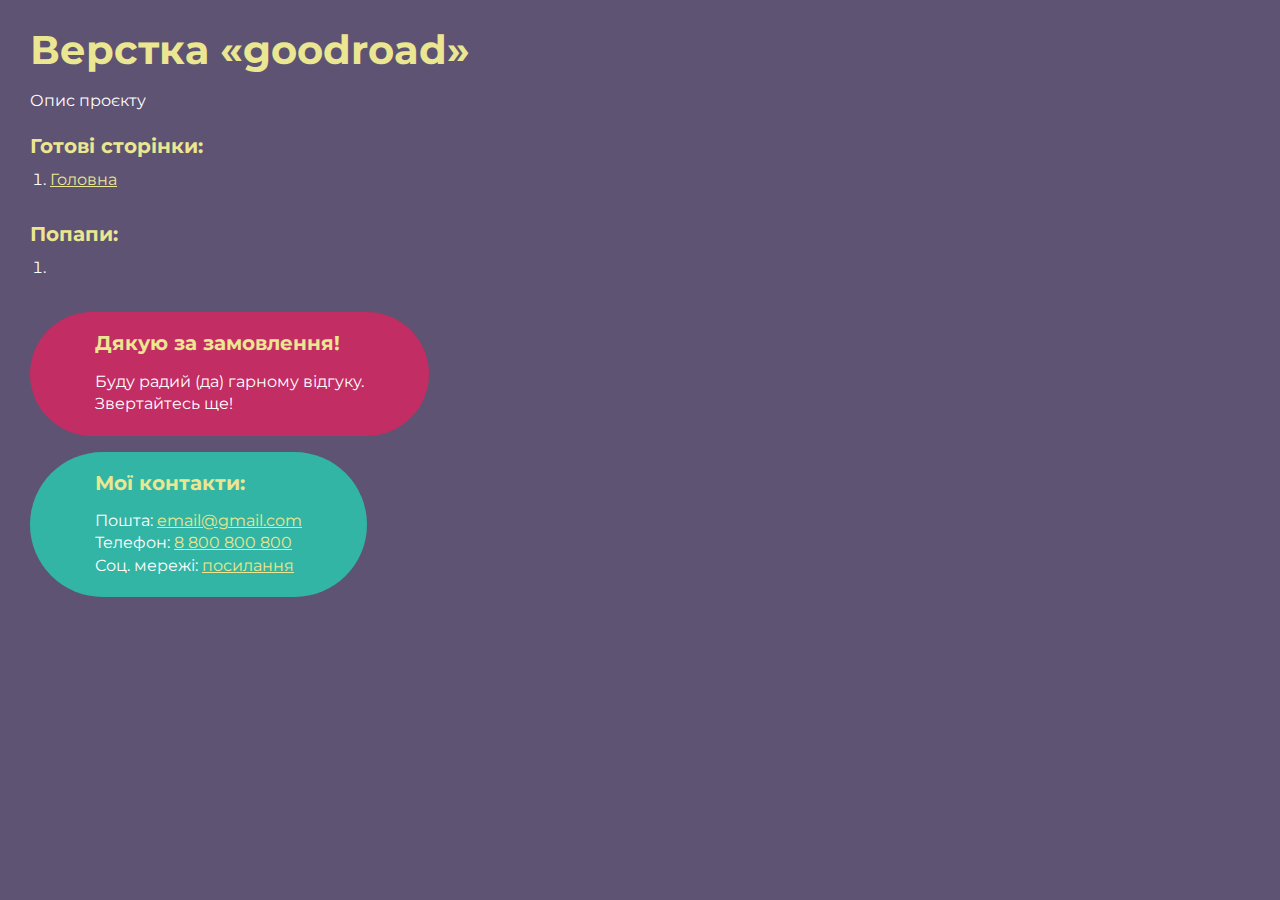
<file: index.html>
<!DOCTYPE html>
<html>

<head>
	<meta charset="UTF-8">
	<meta name="viewport" content="width=device-width, initial-scale=1.0">
	<title>Верстка «goodroad»</title>
</head>

<body>
	<div class="rootpage">
		<h1>Верстка «goodroad»</h1>
		<div class="rootpage__info">
			Опис проєкту
		</div>
		<h2>Готові сторінки:</h2>
		<ol class="rootpage__list">
			<li><a target="_blank" href="home.html">Головна</a></li>
		</ol>
		<h2>Попапи:</h2>
		<ol class="rootpage__list">
			<li><a target="_blank" href="home.html#"></a></li>
		</ol>
		<div class="rootpage__tnx">
			<h2>Дякую за замовлення!</h2>
			<p>Буду радий (да) гарному відгуку.</p>
			<p>Звертайтесь ще!</p>
		</div>
		<div class="rootpage__contacts">
			<h2>Мої контакти:</h2>
			<p>Пошта: <a href="mailto:email@gmail.com">email@gmail.com</a></p>
			<p>Телефон: <a href="tel:8800800800">8 800 800 800</a></p>
			<p>Соц. мережі: <a href="">посилання</a></p>
		</div>
	</div>
</body>
<style>
	@charset "UTF-8";
	@import url("https://fonts.googleapis.com/css?family=Montserrat:regular,700&display=swap");

	*,
	*::before,
	*::after {
		padding: 0px;
		margin: 0px;
		border: 0px;
		box-sizing: border-box;
	}

	html,
	body {
		height: 100%;
		margin: 0;
		padding: 0;
		min-width: 320px;
		width: 100%;
		color: #fff;
		background-color: #5e5373;
	}

	body {
		font-family: Montserrat;
		font-size: 100%;
		line-height: 1;
		font-size: 1rem;
	}

	a {
		text-decoration: underline;
		color: #ebe691
	}

	a:visited {
		text-decoration: underline;
		color: #aaa768;
	}

	a:hover {
		text-decoration: none;
	}

	ul li {
		list-style: none;
	}

	img {
		vertical-align: top;
	}

	.wrapper {
		width: 100%;
		min-height: 100%;
		overflow: hidden;
	}

	.rootpage {
		padding: 30px;
		display: flex;
		flex-direction: column;
		align-items: flex-start;
	}

	@media (max-width: 767px) {
		.rootpage {
			padding: 30px 15px;
		}
	}

	h1 {
		color: #ebe691;
		font-size: 2.5rem;
		margin: 0px 0px 1.25rem 0px;
	}

	@media (max-width: 767px) {
		h1 {
			font-size: 1.85rem;
			margin: 0px 0px 1.25rem 0px;
		}
	}

	h2 {
		color: #ebe691;
		font-size: 1.25rem;
		margin: 0px 0px 1rem 0px;
	}

	@media (max-width: 767px) {
		h2 {
			font-size: 1.125rem;
			margin: 0px 0px 1rem 0px;
		}
	}

	.rootpage__info {
		line-height: 140%;
		margin: 0px 0px 1.5rem 0px;
	}

	.rootpage__list {
		margin: 0px 0px 2.25rem 1.25rem;
	}

	.rootpage__list li:not(:last-child) {
		margin: 0px 0px 15px 0px;
	}

	.rootpage__contacts,
	.rootpage__tnx {
		border-radius: 200px;
		padding: 20px 65px;
		line-height: 140%;
	}

	@media (max-width: 767px) {

		.rootpage__contacts,
		.rootpage__tnx {
			border-radius: 40px;
			padding: 20px;
		}
	}

	.rootpage__contacts {
		background: #32b5a4;

	}

	.rootpage__contacts a {
		color: #ebe691;
	}

	.rootpage__tnx {
		background: #c22d63;
		margin: 0px 0px 1rem 0px;
	}
</style>

</html>
</file>
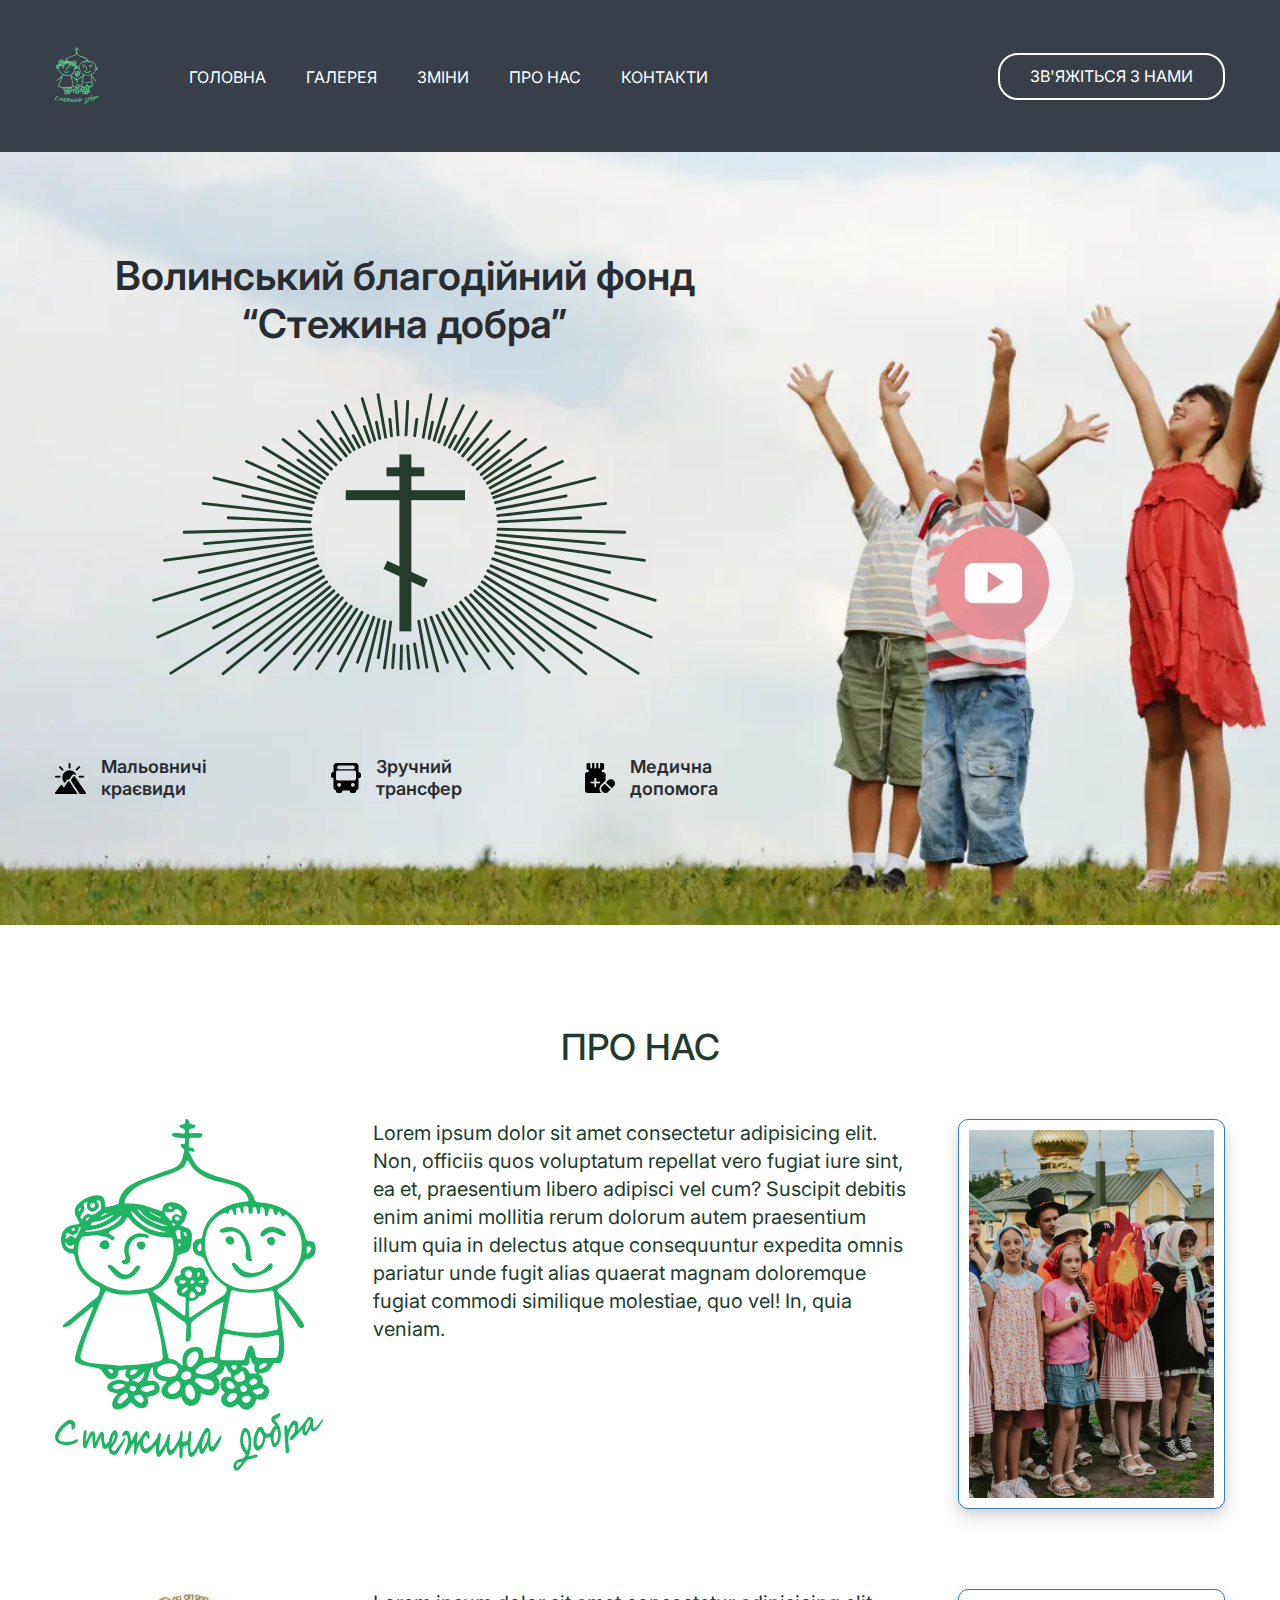
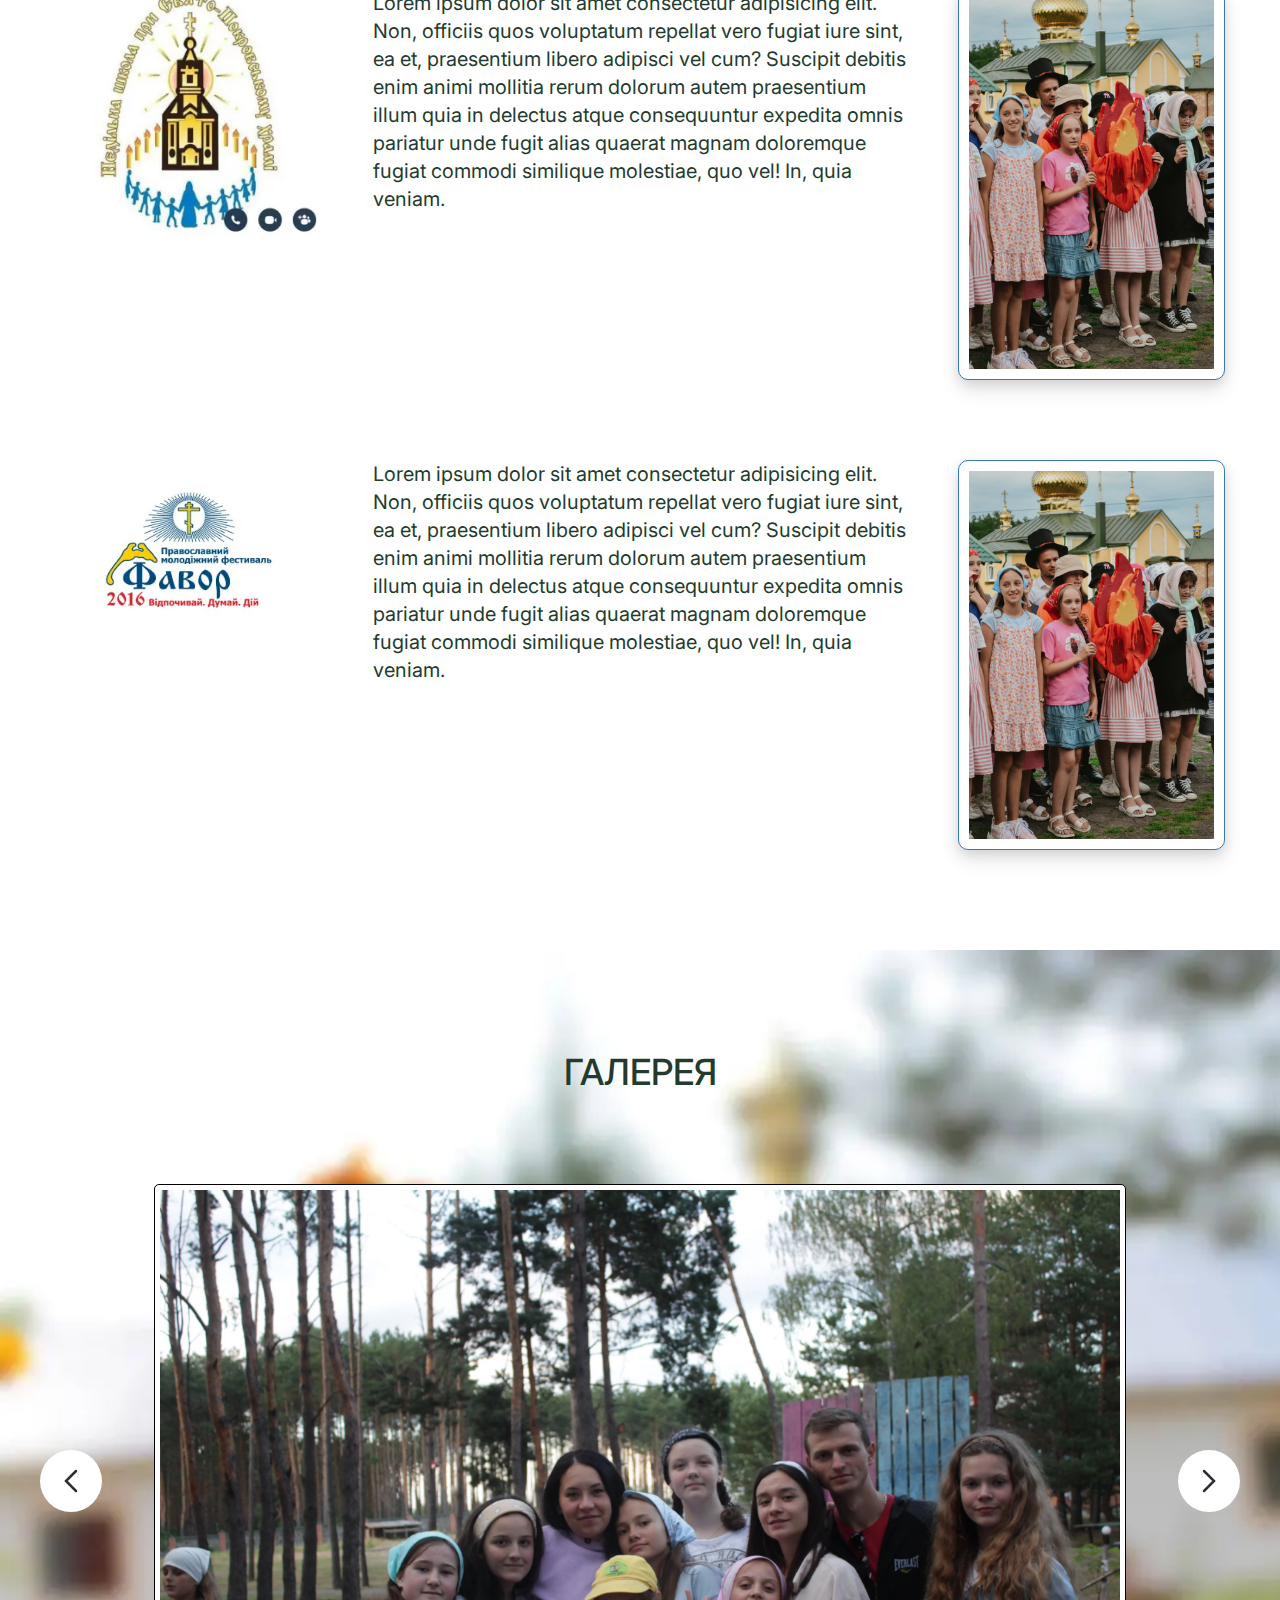
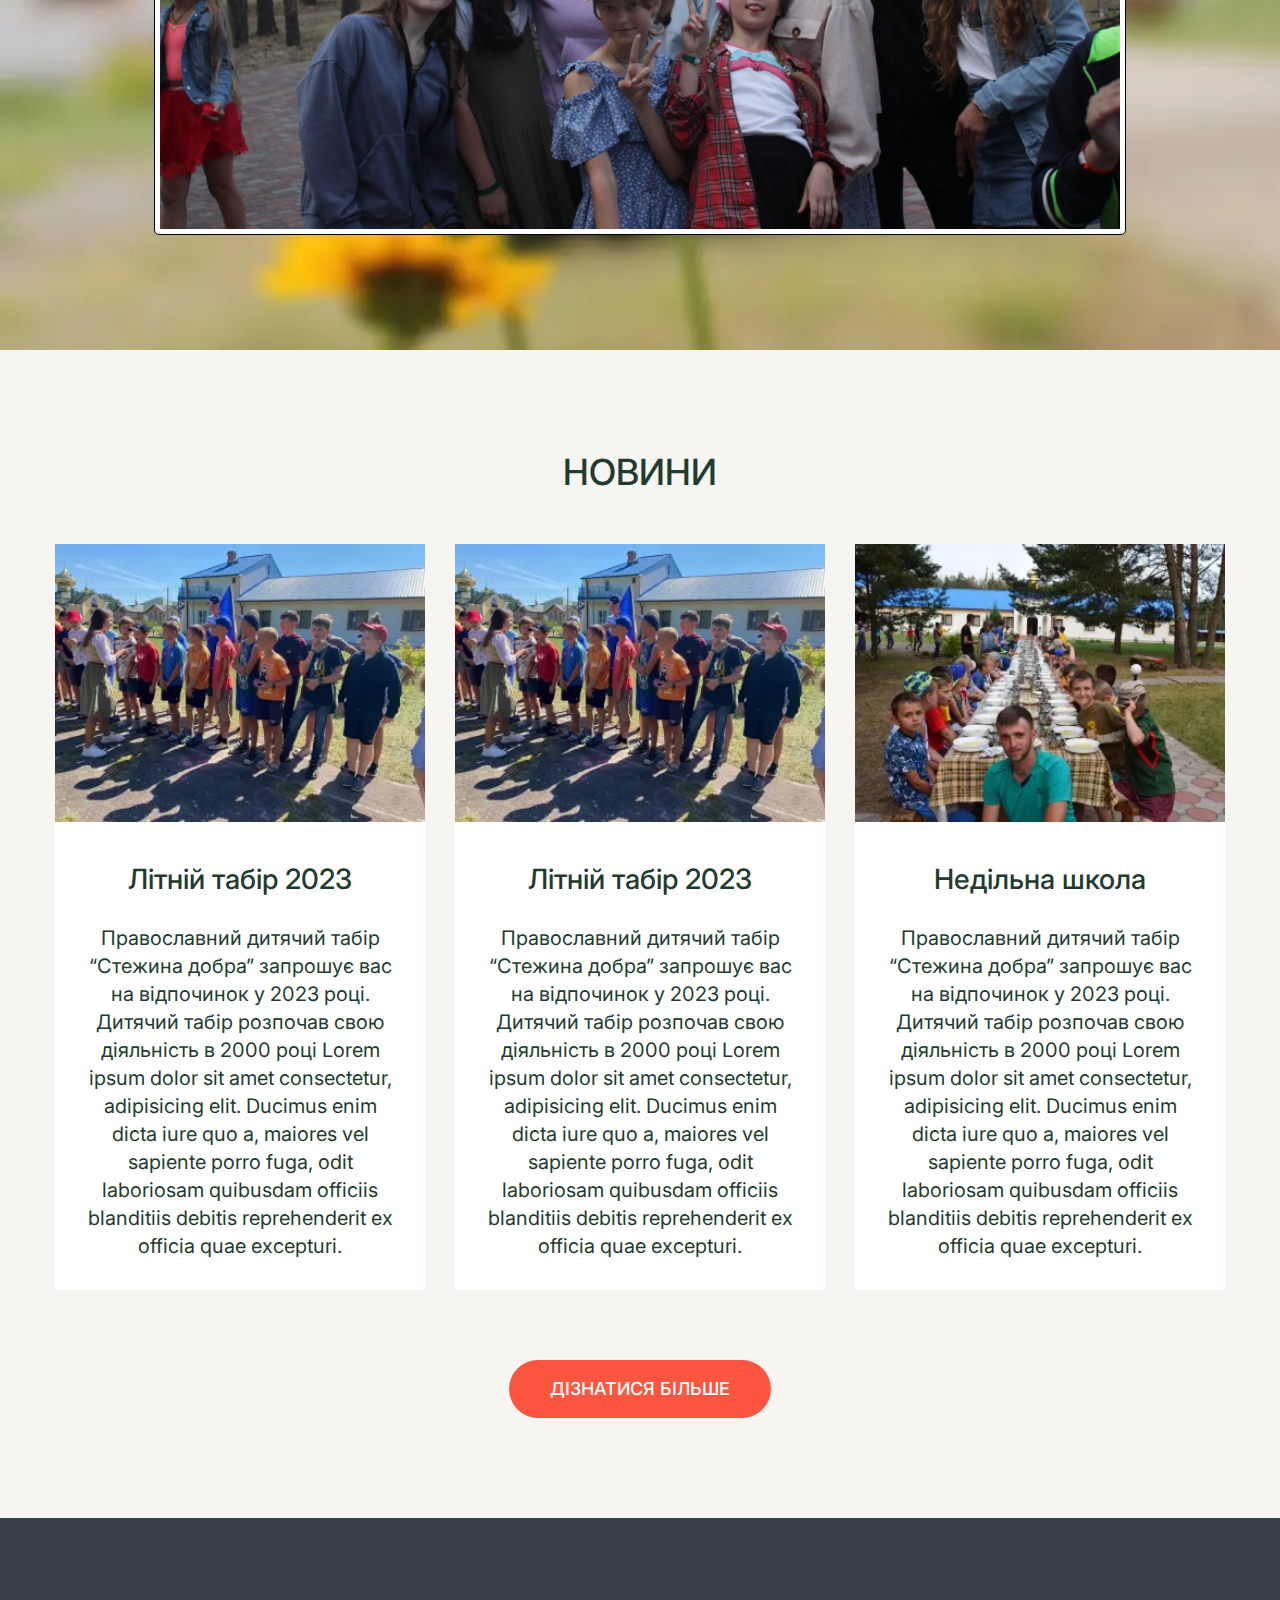
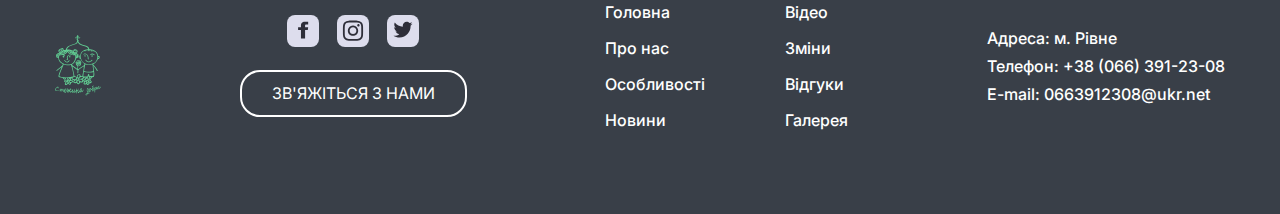
<file: home.html>
<!DOCTYPE html>
<html lang="en">

<head>
	<title>HomePage</title>
	<meta charset="UTF-8">
	<meta name="format-detection" content="telephone=no">
	<!-- <style>body{opacity: 0;}</style> -->
	<link rel="stylesheet" href="css/style.min.css?_v=20230421095611">
	<link rel="shortcut icon" href="favicon.ico">
	<!-- <meta name="robots" content="noindex, nofollow"> -->
	<meta name="viewport" content="width=device-width, initial-scale=1.0">
</head>

<body>
	<div class="wrapper">
		<header class="header">
			<div class="header__container">
				<div class="header__logo">
					<img src="img/logo.svg" alt="Logo">
				</div>
				<div class="header__menu menu">
					<nav class="menu__body">
						<ul class="menu__list">
							<li class="menu__item"><a href="" class="menu__link">ГОЛОВНА</a></li>
							<li class="menu__item"><a href="" class="menu__link">ГАЛЕРЕЯ</a></li>
							<li class="menu__item"><a href="" class="menu__link">ЗМІНИ</a></li>
							<li class="menu__item"><a href="" class="menu__link">ПРО НАС</a></li>
							<li class="menu__item"><a href="" class="menu__link">КОНТАКТИ</a></li>

						</ul>
					</nav>

				</div>
				<div class="header__actions actions-header">
					<button type="submit" class="actions-header__button">зв'яжіться з нами</button>
				</div>
				<button type="button" class="menu__icon icon-menu"><span></span></button>
			</div>
		</header>
		<main class="page">
			<section class="page__main main">
				<div class="main__container">
					<div class="main__body body-main">
						<h1 class="body-main__title">Волинський благодійний фонд <br> “Стежина добра”</h1>
						<div class="body-main__logo">
							<img src="img/main/cross.svg" alt="Cross">
						</div>
						<div class="body-main__info info-body-main">
							<div class="info-body-main__item">
								<div class="info-body-main__image">
									<picture><source srcset="img/main/info/01.webp" type="image/webp"><img src="img/main/info/01.png" alt=""></picture>
								</div>
								<div class="info-body-main__text">Мальовничі
									краєвиди</div>
							</div>
							<div class="info-body-main__item">
								<div class="info-body-main__image">
									<picture><source srcset="img/main/info/02.webp" type="image/webp"><img src="img/main/info/02.png" alt=""></picture>
								</div>
								<div class="info-body-main__text">Зручний
									трансфер</div>
							</div>
							<div class="info-body-main__item">
								<div class="info-body-main__image">
									<picture><source srcset="img/main/info/03.webp" type="image/webp"><img src="img/main/info/03.png" alt=""></picture>
								</div>
								<div class="info-body-main__text">Медична
									допомога</div>
							</div>
						</div>
					</div>
					<div class="main__media media-main">
						<a href="#" class="media-main__link">
							<picture><source srcset="img/main/youtube.webp" type="image/webp"><img src="img/main/youtube.png" alt=""></picture>
						</a>
					</div>
				</div>
			</section>
			<section class="page__about about">
				<div class="about__container">
					<h2 class="about__title title">ПРО НАС</h2>
					<div class="about__body body-about">
						<div class="body-about__items ">
							<div class="body-about__logo">
								<img src="img/about/01.svg" alt="Logo">
							</div>
							<div class="body-about__text">Lorem ipsum dolor sit amet consectetur adipisicing elit. Non,
								officiis quos voluptatum repellat vero fugiat iure sint, ea et, praesentium libero adipisci vel
								cum? Suscipit debitis enim
								animi mollitia rerum dolorum autem praesentium illum quia in delectus atque consequuntur
								expedita omnis pariatur unde fugit alias quaerat magnam doloremque fugiat commodi similique
								molestiae, quo vel! In, quia veniam.</div>
							<div class="body-about__gallery">
								<div class="body-about__image">
									<picture><source srcset="img/foto/05.webp" type="image/webp"><img src="img/foto/05.JPG" alt="Foto"></picture>
								</div>
							</div>

						</div>
						<div class="body-about__items ">
							<div class="body-about__logo">
								<picture><source srcset="img/about/02.webp" type="image/webp"><img src="img/about/02.png" alt="Logo"></picture>
							</div>
							<div class="body-about__text">Lorem ipsum dolor sit amet consectetur adipisicing elit. Non,
								officiis quos voluptatum repellat vero fugiat iure sint, ea et, praesentium libero adipisci vel
								cum? Suscipit debitis enim
								animi mollitia rerum dolorum autem praesentium illum quia in delectus atque consequuntur
								expedita omnis pariatur unde fugit alias quaerat magnam doloremque fugiat commodi similique
								molestiae, quo vel! In, quia veniam.</div>
							<div class="body-about__gallery">
								<div class="body-about__image">
									<picture><source srcset="img/foto/05.webp" type="image/webp"><img src="img/foto/05.JPG" alt="Foto"></picture>
								</div>
							</div>

						</div>
						<div class="body-about__items ">
							<div class="body-about__logo">
								<picture><source srcset="img/about/03.webp" type="image/webp"><img src="img/about/03.png" alt="Logo"></picture>
							</div>
							<div class="body-about__text">Lorem ipsum dolor sit amet consectetur adipisicing elit. Non,
								officiis quos voluptatum repellat vero fugiat iure sint, ea et, praesentium libero adipisci vel
								cum? Suscipit debitis enim
								animi mollitia rerum dolorum autem praesentium illum quia in delectus atque consequuntur
								expedita omnis pariatur unde fugit alias quaerat magnam doloremque fugiat commodi similique
								molestiae, quo vel! In, quia veniam.</div>
							<div class="body-about__gallery">
								<div class="body-about__image">
									<picture><source srcset="img/foto/05.webp" type="image/webp"><img src="img/foto/05.JPG" alt="Foto"></picture>
								</div>
							</div>

						</div>

					</div>
				</div>
			</section>
			<section class="page__gallery gallery">
				<div class="gallery__container">
					<h2 class="gallery__title title">ГАЛЕРЕЯ</h2>
					<div class="gallery__body body-gallery">
						<!-- Оболочка слайдера -->
						<div class="body-gallery__slider slider-body-gallery swiper">
							<!-- Двигающееся часть слайдера -->
							<div class="slider-body-gallery__wrapper swiper-wrapper">
								<!-- Слайд -->
								<div class="slider-body-gallery__slide slide-gallery swiper-slide">
									<div class="slide-gallery__image">
										<picture><source srcset="img/g-swiper/05.webp" type="image/webp"><img src="img/g-swiper/05.JPG" alt="Foto"></picture>
									</div>
								</div>
								<div class="slider-body-gallery__slide slide-gallery swiper-slide">
									<div class="slide-gallery__image">
										<picture><source srcset="img/g-swiper/05.webp" type="image/webp"><img src="img/g-swiper/05.JPG" alt="Foto"></picture>
									</div>
								</div>
							</div>
							<!-- Если нужна навигация (влево/вправо) -->
							<div class="body-gallery__arrow body-gallery__arrow_left swiper-button-prev">
								<img src="img/gallery/arrow.svg" alt="">
							</div>
							<div class="body-gallery__arrow body-gallery__arrow_right swiper-button-next">
								<img src="img/gallery/arrow.svg" alt="">
							</div>

						</div>
					</div>
				</div>
			</section>
			<section class="page__news news">
				<div class="news__container">
					<div class="news__title title">НОВИНИ</div>
					<div class="news__body body-news">
						<div class="body-news__items item-news">
							<div class="item-news__image">
								<picture><source srcset="img/news/01.webp" type="image/webp"><img src="img/news/01.jpg" alt="Image"></picture>
							</div>
							<div class="item-news__title">Літній табір 2023</div>
							<div class="item-news__text">Православний дитячий табір “Стежина добра” запрошує вас на відпочинок
								у 2023 році.
								Дитячий табір розпочав свою діяльність в 2000 році Lorem ipsum dolor sit amet consectetur,
								adipisicing elit. Ducimus enim dicta iure quo a, maiores vel sapiente porro fuga, odit
								laboriosam quibusdam officiis blanditiis debitis reprehenderit ex officia quae excepturi.</div>
						</div>
						<div class="body-news__items item-news">
							<div class="item-news__image">
								<picture><source srcset="img/news/01.webp" type="image/webp"><img src="img/news/01.jpg" alt="Image"></picture>
							</div>
							<div class="item-news__title">Літній табір 2023</div>
							<div class="item-news__text">Православний дитячий табір “Стежина добра” запрошує вас на відпочинок
								у 2023 році.
								Дитячий табір розпочав свою діяльність в 2000 році Lorem ipsum dolor sit amet consectetur,
								adipisicing elit. Ducimus enim dicta iure quo a, maiores vel sapiente porro fuga, odit
								laboriosam quibusdam officiis blanditiis debitis reprehenderit ex officia quae excepturi.</div>
						</div>
						<div class="body-news__items item-news">
							<div class="item-news__image">
								<picture><source srcset="img/news/02.webp" type="image/webp"><img src="img/news/02.jpg" alt="Image"></picture>
							</div>
							<div class="item-news__title">Недільна школа</div>
							<div class="item-news__text">Православний дитячий табір “Стежина добра” запрошує вас на відпочинок
								у 2023 році.
								Дитячий табір розпочав свою діяльність в 2000 році Lorem ipsum dolor sit amet consectetur,
								adipisicing elit. Ducimus enim dicta iure quo a, maiores vel sapiente porro fuga, odit
								laboriosam quibusdam officiis blanditiis debitis reprehenderit ex officia quae excepturi.</div>
						</div>
					</div>
					<button type="button" class="news__button">Дізнатися більше</button>
				</div>
			</section>
		</main>
		<footer class="footer">
			<div class="footer__container">
				<div class="footer__logo">
					<img src="img/logo.svg" alt="">
				</div>
				<div class="footer__actions actions-footer">
					<div class="actions-footer__social social-footer">
						<div class="social-footer__ico">
							<a href="" class="social-footer__link"><img src="img/footer/01.svg" alt=""></a>
						</div>
						<div class="social-footer__ico">
							<a href="" class="social-footer__link"><img src="img/footer/02.svg" alt=""></a>
						</div>
						<div class="social-footer__ico">
							<a href="" class="social-footer__link"><img src="img/footer/03.svg" alt=""></a>
						</div>
					</div>
					<button type="button" class="actions-footer__button">зв'яжіться з нами</button>
				</div>
				<div class="footer__column">
					<ul class="footer__about">
						<li class="footer__item"><a href="#" class="footer__link">Головна</a></li>
						<li class="footer__item"><a href="#" class="footer__link">Про нас</a></li>
						<li class="footer__item"><a href="#" class="footer__link">Особливості</a></li>
						<li class="footer__item"><a href="#" class="footer__link">Новини</a></li>
					</ul>
					<ul class="footer__about">
						<li class="footer__item"><a href="#" class="footer__link">Відео</a></li>
						<li class="footer__item"><a href="#" class="footer__link">Зміни</a></li>
						<li class="footer__item"><a href="#" class="footer__link">Відгуки</a></li>
						<li class="footer__item"><a href="#" class="footer__link">Галерея</a></li>
					</ul>
				</div>
				<ul class="footer__adressa">
					<li class="footer__item"><a href="#" class="footer__link">Адреса: м. Рівне</a></li>
					<li class="footer__item"><a href="tel:+380663912308" class="footer__link">Телефон: +38 (066) 391-23-08</a></li>
					<li class="footer__item"><a href="mailto:0663912308@ukr.net" class="footer__link">E-mail:
							0663912308@ukr.net</a></li>
				</ul>
			</div>
		</footer>
	</div>
	<script src="js/app.min.js?_v=20230421095611"></script>
</body>

</html>
</file>
<file: css/style.min.css>
@charset "UTF-8";@import url(https://fonts.googleapis.com/css?family=Inter:regular,500,600&display=swap);*{padding:0;margin:0;border:0}*,:after,:before{-webkit-box-sizing:border-box;box-sizing:border-box}body,html{height:100%;min-width:320px}body{color:#233b2e;line-height:1;font-family:Inter;font-size:1.25rem;-ms-text-size-adjust:100%;-moz-text-size-adjust:100%;-webkit-text-size-adjust:100%;-webkit-font-smoothing:antialiased;-moz-osx-font-smoothing:grayscale}button,input,textarea{font-family:Inter;font-size:inherit}button{cursor:pointer;color:inherit;background-color:transparent}a{color:inherit;text-decoration:none}ul li{list-style:none}img{vertical-align:top}h1,h2,h3,h4,h5,h6{font-weight:inherit;font-size:inherit}.lock body{overflow:hidden;-ms-touch-action:none;touch-action:none;-ms-scroll-chaining:none;overscroll-behavior:none}.wrapper{min-height:100%;display:-webkit-box;display:-ms-flexbox;display:flex;-webkit-box-orient:vertical;-webkit-box-direction:normal;-ms-flex-direction:column;flex-direction:column;overflow:hidden}@supports (overflow:clip){.wrapper{overflow:clip}}.wrapper>main{-webkit-box-flex:1;-ms-flex:1 1 auto;flex:1 1 auto}.wrapper>*{min-width:0}[class*=__container]{max-width:75rem;margin:0 auto;padding:0 .9375rem}[class*=-ibg]{position:relative}[class*=-ibg] img{position:absolute;width:100%;height:100%;top:0;left:0;-o-object-fit:cover;object-fit:cover}[class*=-ibg_contain] img{-o-object-fit:contain;object-fit:contain}.title{font-weight:500;font-size:2.25rem;line-height:1.2222222222;color:#233b2e;text-transform:uppercase}.header{background-color:#393f48}.header__container{display:-webkit-box;display:-ms-flexbox;display:flex;-webkit-box-align:center;-ms-flex-align:center;align-items:center;min-height:9.5rem}.header__logo{-webkit-box-flex:0;-ms-flex:0 0 2.75rem;flex:0 0 2.75rem;width:2.75rem}.header__logo img{max-width:100%}.header__menu{-webkit-box-flex:1;-ms-flex:1 1 auto;flex:1 1 auto}.menu-open .menu__body{left:0}.menu-open .menu__body::before{content:"";left:0}.menu__list{display:-webkit-box;display:-ms-flexbox;display:flex;-webkit-box-align:center;-ms-flex-align:center;align-items:center;-ms-flex-wrap:wrap;flex-wrap:wrap;gap:2.5rem}.menu__link{font-size:1rem;line-height:1.1875;color:#fff;text-transform:uppercase;-webkit-transition:color .3s ease 0s;-o-transition:color .3s ease 0s;transition:color .3s ease 0s}.actions-header__button{display:inline-block;font-size:1rem;line-height:1.1875;color:#fff;text-transform:uppercase;padding:.75rem 1.875rem;border:2px solid #fff;border-radius:1.25rem;-webkit-transition:all .3s ease 0s;-o-transition:all .3s ease 0s;transition:all .3s ease 0s}.icon-menu{display:none}.footer{background-color:#393f48}.footer__container{display:-webkit-box;display:-ms-flexbox;display:flex;-webkit-box-pack:justify;-ms-flex-pack:justify;justify-content:space-between;-ms-flex-wrap:wrap;flex-wrap:wrap;-webkit-box-align:center;-ms-flex-align:center;align-items:center}.footer__logo img{max-width:100%}.footer__column{display:-webkit-box;display:-ms-flexbox;display:flex;-webkit-box-align:center;-ms-flex-align:center;align-items:center;-webkit-box-pack:justify;-ms-flex-pack:justify;justify-content:space-between}.footer__about{display:-webkit-box;display:-ms-flexbox;display:flex;-webkit-box-orient:vertical;-webkit-box-direction:normal;-ms-flex-direction:column;flex-direction:column;-webkit-box-align:start;-ms-flex-align:start;align-items:start;row-gap:.5rem}.footer__link{font-weight:500;line-height:1.75;color:#fff;-webkit-transition:color .3s ease 0s;-o-transition:color .3s ease 0s;transition:color .3s ease 0s}.actions-footer{display:-webkit-box;display:-ms-flexbox;display:flex;-webkit-box-orient:vertical;-webkit-box-direction:normal;-ms-flex-direction:column;flex-direction:column;-webkit-box-align:center;-ms-flex-align:center;align-items:center}.actions-footer__social:not(:last-child){margin-bottom:1.4375rem}.actions-footer__button{font-size:1rem;line-height:1.1875;text-transform:uppercase;color:#fff;padding:.75rem 1.875rem;border:2px solid #fff;border-radius:1.25rem;background-color:transparent;-webkit-transition:all .3s ease 0s;-o-transition:all .3s ease 0s;transition:all .3s ease 0s}.social-footer{display:-webkit-box;display:-ms-flexbox;display:flex;gap:1.125rem}.social-footer__ico{display:-webkit-box;display:-ms-flexbox;display:flex;-webkit-box-align:center;-ms-flex-align:center;align-items:center;-webkit-box-pack:center;-ms-flex-pack:center;justify-content:center;width:2rem;height:2rem;background-color:#dddded;border-radius:.5rem;-webkit-transition:all .3s ease 0s;-o-transition:all .3s ease 0s;transition:all .3s ease 0s}.no-webp .main{background:url(../img/main/01.png) 0 0/cover no-repeat}.main__container{display:-webkit-box;display:-ms-flexbox;display:flex;gap:.3125rem}.main__body{-webkit-box-flex:0;-ms-flex:0 1 60%;flex:0 1 60%}.main__media{-webkit-box-flex:0;-ms-flex:0 1 40%;flex:0 1 40%}.media-main__link{position:relative;display:-webkit-box;display:-ms-flexbox;display:flex;-webkit-box-align:center;-ms-flex-align:center;align-items:center;-webkit-box-pack:center;-ms-flex-pack:center;justify-content:center;top:50%}.media-main__link::after{content:"";position:absolute;border-radius:50%;background-color:rgba(255,255,255,.5);width:10.1875rem;height:10.1875rem;-webkit-animation:play-circle 2s infinite ease;animation:play-circle 2s infinite ease}.media-main__link img{z-index:2;width:7.0625rem;height:7.0625rem;-o-object-fit:contain;object-fit:contain}@-webkit-keyframes play-circle{0%{-webkit-transform:scale(1.2);transform:scale(1.2)}100%{opacity:0;-webkit-transform:scale(2);transform:scale(2)}}@keyframes play-circle{0%{-webkit-transform:scale(1.2);transform:scale(1.2)}100%{opacity:0;-webkit-transform:scale(2);transform:scale(2)}}.body-main{display:-webkit-box;display:-ms-flexbox;display:flex;-webkit-box-orient:vertical;-webkit-box-direction:normal;-ms-flex-direction:column;flex-direction:column;-webkit-box-pack:center;-ms-flex-pack:center;justify-content:center;-webkit-box-align:center;-ms-flex-align:center;align-items:center}.body-main__title{text-align:center;color:#292c31;font-weight:600;font-size:2.5rem;line-height:1.2}.body-main__title:not(:last-child){margin-bottom:1.125em}.body-main__logo img{width:100%;height:100%;-o-object-fit:contain;object-fit:contain}.info-body-main{display:-webkit-box;display:-ms-flexbox;display:flex;-webkit-box-align:center;-ms-flex-align:center;align-items:center;-webkit-column-gap:5.625rem;-moz-column-gap:5.625rem;column-gap:5.625rem}.info-body-main__item{display:-webkit-box;display:-ms-flexbox;display:flex;-webkit-box-align:center;-ms-flex-align:center;align-items:center;gap:.9375rem}.info-body-main__text{color:#292c31;font-weight:600;font-size:1.125rem;line-height:1.2222222222}.about__title{text-align:center;margin-bottom:3.125rem}.body-about{display:-webkit-box;display:-ms-flexbox;display:flex;-webkit-box-orient:vertical;-webkit-box-direction:normal;-ms-flex-direction:column;flex-direction:column;row-gap:5rem}.body-about__items{display:-webkit-box;display:-ms-flexbox;display:flex;-webkit-column-gap:3.125rem;-moz-column-gap:3.125rem;column-gap:3.125rem}.body-about__logo{-webkit-box-flex:0;-ms-flex:0 1 25%;flex:0 1 25%}.body-about__logo img{width:100%}.body-about__text{-webkit-box-flex:0;-ms-flex:0 1 50%;flex:0 1 50%;line-height:1.4;color:#233b2e}.body-about__gallery{-webkit-box-flex:0;-ms-flex:0 1 25%;flex:0 1 25%;position:relative}.body-about__image{top:0;overflow:hidden;-webkit-box-shadow:0 4px 12px rgba(0,0,0,.1),0 10px 20px rgba(0,0,0,.1);box-shadow:0 4px 12px rgba(0,0,0,.1),0 10px 20px rgba(0,0,0,.1);cursor:pointer;border-radius:10px;border:1px solid #337ab7;padding:.625rem;background-color:#fff}.body-about__image img{width:100%;height:100%;-o-object-fit:fill;object-fit:fill}.no-webp .gallery{background:url(../img/gallery/01.jpg) 0 0/cover no-repeat}.gallery__container{position:relative}.gallery__title{text-align:center}.gallery__title:not(:last-child){margin-bottom:5.625rem}.body-gallery__arrow{position:absolute;width:3.875rem;height:3.875rem;background-color:#fff;border-radius:50%;display:-webkit-box;display:-ms-flexbox;display:flex;-webkit-box-align:center;-ms-flex-align:center;align-items:center;-webkit-box-pack:center;-ms-flex-pack:center;justify-content:center}.body-gallery__arrow img{position:absolute;max-width:100%;z-index:3}.body-gallery__arrow_left{top:50%;left:0}.body-gallery__arrow_right{-webkit-transform:rotate(180deg);-ms-transform:rotate(180deg);transform:rotate(180deg);top:50%;right:0}.slider-body-gallery__slide{display:-webkit-box;display:-ms-flexbox;display:flex;-webkit-box-pack:center;-ms-flex-pack:center;justify-content:center;-webkit-box-align:center;-ms-flex-align:center;align-items:center;margin-bottom:.9375rem}.slide-gallery__image{width:83%;padding:.3125rem;background-color:#fff;border:.0625rem solid #000;border-radius:.3125rem}.slide-gallery__image img{max-width:100%}.news{background-color:#f6f5f2}.news__container{display:-webkit-box;display:-ms-flexbox;display:flex;-webkit-box-orient:vertical;-webkit-box-direction:normal;-ms-flex-direction:column;flex-direction:column;-webkit-box-align:center;-ms-flex-align:center;align-items:center}.news__title{text-align:center}.news__title:not(:last-child){margin-bottom:3.125rem}.news__body{-webkit-box-flex:1;-ms-flex:1 1 auto;flex:1 1 auto}.news__body:not(:last-child){margin-bottom:4.375rem}.news__button{font-weight:500;font-size:1.125rem;line-height:1.5555555556;text-transform:uppercase;color:#fff;padding:.9375rem 2.5625rem;background-color:#fc5640;border-radius:2.5rem}.body-news{display:-ms-grid;display:grid;grid-template-columns:repeat(auto-fit,minmax(20rem,1fr));gap:1.875rem}.item-news{background-color:#fff}.item-news__image{position:relative;padding-bottom:75%}.item-news__image:not(:last-child){margin-bottom:2.6875rem}.item-news__image img{position:absolute;width:100%;height:100%;top:0;left:0;-o-object-fit:cover;object-fit:cover}.item-news__title{font-weight:500;font-size:1.75rem;line-height:1;text-align:center}.item-news__title:not(:last-child){margin-bottom:1.1111111111em}.item-news__text{line-height:1.4;text-align:center;padding:0 1.625rem 1.875rem 1.625rem}.swiper{overflow:hidden}.swiper-initialized{-ms-touch-action:pan-y;touch-action:pan-y}.swiper-wrapper{width:100%;height:100%;-webkit-box-sizing:content-box;box-sizing:content-box;display:-webkit-box;display:-ms-flexbox;display:flex;position:relative}.swiper-vertical .swiper-wrapper{-webkit-box-orient:vertical;-webkit-box-direction:normal;-ms-flex-direction:column;flex-direction:column}.swiper-autoheight .swiper-wrapper{-webkit-box-align:start;-ms-flex-align:start;align-items:flex-start}.swiper-initialized .swiper-slide{-ms-flex-negative:0;flex-shrink:0}.swiper-android .swiper-slide,.swiper-android .swiper-wrapper{-webkit-transform:translate3d(0,0,0);transform:translate3d(0,0,0)}.swiper-button-lock{display:none!important}@media (min-width:73.125em){.header__menu{padding-right:7.1875rem}.header__menu{padding-left:5.625rem}.menu__list{gap:2.5rem}.footer__column{gap:5rem}.footer__link{font-size:1rem}.body-about__text{font-size:1.25rem}}@media (min-width:75em){.footer{padding-top:5rem}.footer{padding-bottom:5rem}.main{padding-top:6.25rem}.main{padding-bottom:7.8125rem}.body-main__logo{margin-bottom:5rem}.about{padding-top:6.25rem}.about{padding-bottom:6.25rem}.gallery{padding-top:6.25rem}.gallery{padding-bottom:6.25rem}.news{padding-top:6.25rem}.news{padding-bottom:6.25rem}}@media (max-width:20em){.footer{padding-top:1.25rem}.footer{padding-bottom:3.125rem}.main{padding-top:1.25rem}.main{padding-bottom:3.125rem}.body-main__logo{margin-bottom:1.875rem}.about{padding-top:1.25rem}.about{padding-bottom:3.125rem}.gallery{padding-top:1.25rem}.gallery{padding-bottom:3.125rem}.news{padding-top:1.25rem}.news{padding-bottom:3.125rem}}@media (max-width:47.99875em){.header__logo{position:relative;z-index:5}.menu__body{position:fixed;z-index:4;width:100%;height:100%;top:0;left:-100%;display:-webkit-box;display:-ms-flexbox;display:flex;-webkit-box-orient:vertical;-webkit-box-direction:normal;-ms-flex-direction:column;flex-direction:column;-webkit-box-align:center;-ms-flex-align:center;align-items:center;row-gap:1.25rem;overflow:auto;-webkit-transition:all .3s ease 0s;-o-transition:all .3s ease 0s;transition:all .3s ease 0s;background-color:#393f48;padding-left:.9375rem;padding-right:.9375rem;padding-bottom:1.875rem}.menu__body::before{content:"";position:fixed;top:0;left:-100%;-webkit-transition:all .3s ease 0s;-o-transition:all .3s ease 0s;transition:all .3s ease 0s;width:100%;background-color:#393f48;z-index:2}.menu__list{-webkit-box-orient:vertical;-webkit-box-direction:normal;-ms-flex-direction:column;flex-direction:column;text-align:center;row-gap:1.875rem}.menu__link{font-size:1.5rem}.actions-header{padding-right:.625rem}.actions-header__button{padding:.75rem 1.25rem;font-size:.875rem}.icon-menu{display:block;position:relative;width:1.875rem;height:1.125rem;z-index:5}.icon-menu span,.icon-menu::after,.icon-menu::before{content:"";-webkit-transition:all .3s ease 0s;-o-transition:all .3s ease 0s;transition:all .3s ease 0s;right:0;position:absolute;width:100%;height:.125rem;background-color:#000}.icon-menu::before{top:0}.icon-menu::after{bottom:0}.icon-menu span{top:calc(50% - .0625rem)}.menu-open .icon-menu span{width:0}.menu-open .icon-menu::before{top:calc(50% - .0625rem);-webkit-transform:rotate(-45deg);-ms-transform:rotate(-45deg);transform:rotate(-45deg)}.menu-open .icon-menu::after{bottom:calc(50% - .0625rem);-webkit-transform:rotate(45deg);-ms-transform:rotate(45deg);transform:rotate(45deg)}.footer__container{-webkit-box-orient:vertical;-webkit-box-direction:normal;-ms-flex-direction:column;flex-direction:column;row-gap:1.875rem}.footer__column{display:-webkit-box;display:-ms-flexbox;display:flex;gap:5rem}.main__container{-webkit-box-orient:vertical;-webkit-box-direction:normal;-ms-flex-direction:column;flex-direction:column;-webkit-box-align:center;-ms-flex-align:center;align-items:center;-webkit-box-pack:center;-ms-flex-pack:center;justify-content:center}.main__body{margin-bottom:2.5rem}.body-about__items{-webkit-box-orient:vertical;-webkit-box-direction:normal;-ms-flex-direction:column;flex-direction:column;-webkit-box-pack:center;-ms-flex-pack:center;justify-content:center;-webkit-box-align:center;-ms-flex-align:center;align-items:center}.body-about__logo:not(:last-child){margin-bottom:1.875rem}.body-about__text:not(:last-child){margin-bottom:1.875rem}.body-about__image{height:100%;width:100%}.body-gallery__arrow{width:2.625rem;height:2.625rem}.body-gallery__arrow_left{top:100%;left:30%}.body-gallery__arrow_right{top:100%;right:30%}}@media (max-width:47.99875em) and (any-hover:none){.icon-menu{cursor:default}}@media (max-width:35rem){.info-body-main{-webkit-box-orient:vertical;-webkit-box-direction:normal;-ms-flex-direction:column;flex-direction:column;row-gap:.9375rem}}@media (min-width:48em) and (max-width:73.125em){@supports (padding-right:clamp(1.25rem ,-10.0932835821rem + 23.631840796vw ,7.1875rem)){.header__menu{padding-right:clamp(1.25rem ,-10.0932835821rem + 23.631840796vw ,7.1875rem)}}@supports not (padding-right:clamp(1.25rem ,-10.0932835821rem + 23.631840796vw ,7.1875rem)){.header__menu{padding-right:calc(1.25rem + 5.9375 * (100vw - 48rem)/ 25.125)}}@supports (padding-left:clamp(1.25rem ,-7.1082089552rem + 17.4129353234vw ,5.625rem)){.header__menu{padding-left:clamp(1.25rem ,-7.1082089552rem + 17.4129353234vw ,5.625rem)}}@supports not (padding-left:clamp(1.25rem ,-7.1082089552rem + 17.4129353234vw ,5.625rem)){.header__menu{padding-left:calc(1.25rem + 4.375 * (100vw - 48rem)/ 25.125)}}@supports (gap:clamp(0.9375rem ,-2.0475746269rem + 6.2189054726vw ,2.5rem)){.menu__list{gap:clamp(.9375rem ,-2.0475746269rem + 6.2189054726vw ,2.5rem)}}@supports not (gap:clamp(0.9375rem ,-2.0475746269rem + 6.2189054726vw ,2.5rem)){.menu__list{gap:calc(.9375rem + 1.5625 * (100vw - 48rem)/ 25.125)}}@supports (gap:clamp(1.875rem ,-4.0951492537rem + 12.4378109453vw ,5rem)){.footer__column{gap:clamp(1.875rem ,-4.0951492537rem + 12.4378109453vw ,5rem)}}@supports not (gap:clamp(1.875rem ,-4.0951492537rem + 12.4378109453vw ,5rem)){.footer__column{gap:calc(1.875rem + 3.125 * (100vw - 48rem)/ 25.125)}}@supports (font-size:clamp(0.875rem ,0.6361940299rem + 0.4975124378vw ,1rem)){.footer__link{font-size:clamp(.875rem ,.6361940299rem + .4975124378vw ,1rem)}}@supports not (font-size:clamp(0.875rem ,0.6361940299rem + 0.4975124378vw ,1rem)){.footer__link{font-size:calc(.875rem + .125 * (100vw - 48rem)/ 25.125)}}@supports (font-size:clamp(1rem ,0.5223880597rem + 0.9950248756vw ,1.25rem)){.body-about__text{font-size:clamp(1rem ,.5223880597rem + .9950248756vw ,1.25rem)}}@supports not (font-size:clamp(1rem ,0.5223880597rem + 0.9950248756vw ,1.25rem)){.body-about__text{font-size:calc(1rem + .25 * (100vw - 48rem)/ 25.125)}}}@media (max-width:47.99875em) and (min-width:48em){.menu__body{padding-top:11.25rem}.menu__body::before{height:11.25rem}}@media (max-width:47.99875em) and (min-width:20em) and (max-width:48em){@supports (padding-top:clamp(7.5rem ,4.8214285714rem + 13.3928571429vw ,11.25rem)){.menu__body{padding-top:clamp(7.5rem ,4.8214285714rem + 13.3928571429vw ,11.25rem)}}@supports not (padding-top:clamp(7.5rem ,4.8214285714rem + 13.3928571429vw ,11.25rem)){.menu__body{padding-top:calc(7.5rem + 3.75 * (100vw - 20rem)/ 28)}}@supports (height:clamp(4.5rem ,-0.3214285714rem + 24.1071428571vw ,11.25rem)){.menu__body::before{height:clamp(4.5rem ,-.3214285714rem + 24.1071428571vw ,11.25rem)}}@supports not (height:clamp(4.5rem ,-0.3214285714rem + 24.1071428571vw ,11.25rem)){.menu__body::before{height:calc(4.5rem + 6.75 * (100vw - 20rem)/ 28)}}}@media (min-width:20em) and (max-width:75em){@supports (padding-top:clamp(1.25rem ,-0.1136363636rem + 6.8181818182vw ,5rem)){.footer{padding-top:clamp(1.25rem ,-.1136363636rem + 6.8181818182vw ,5rem)}}@supports not (padding-top:clamp(1.25rem ,-0.1136363636rem + 6.8181818182vw ,5rem)){.footer{padding-top:calc(1.25rem + 3.75 * (100vw - 20rem)/ 55)}}@supports (padding-bottom:clamp(3.125rem ,2.4431818182rem + 3.4090909091vw ,5rem)){.footer{padding-bottom:clamp(3.125rem ,2.4431818182rem + 3.4090909091vw ,5rem)}}@supports not (padding-bottom:clamp(3.125rem ,2.4431818182rem + 3.4090909091vw ,5rem)){.footer{padding-bottom:calc(3.125rem + 1.875 * (100vw - 20rem)/ 55)}}@supports (padding-top:clamp(1.25rem ,-0.5681818182rem + 9.0909090909vw ,6.25rem)){.main{padding-top:clamp(1.25rem ,-.5681818182rem + 9.0909090909vw ,6.25rem)}}@supports not (padding-top:clamp(1.25rem ,-0.5681818182rem + 9.0909090909vw ,6.25rem)){.main{padding-top:calc(1.25rem + 5 * (100vw - 20rem)/ 55)}}@supports (padding-bottom:clamp(3.125rem ,1.4204545455rem + 8.5227272727vw ,7.8125rem)){.main{padding-bottom:clamp(3.125rem ,1.4204545455rem + 8.5227272727vw ,7.8125rem)}}@supports not (padding-bottom:clamp(3.125rem ,1.4204545455rem + 8.5227272727vw ,7.8125rem)){.main{padding-bottom:calc(3.125rem + 4.6875 * (100vw - 20rem)/ 55)}}@supports (margin-bottom:clamp(1.875rem ,0.7386363636rem + 5.6818181818vw ,5rem)){.body-main__logo{margin-bottom:clamp(1.875rem ,.7386363636rem + 5.6818181818vw ,5rem)}}@supports not (margin-bottom:clamp(1.875rem ,0.7386363636rem + 5.6818181818vw ,5rem)){.body-main__logo{margin-bottom:calc(1.875rem + 3.125 * (100vw - 20rem)/ 55)}}@supports (padding-top:clamp(1.25rem ,-0.5681818182rem + 9.0909090909vw ,6.25rem)){.about{padding-top:clamp(1.25rem ,-.5681818182rem + 9.0909090909vw ,6.25rem)}}@supports not (padding-top:clamp(1.25rem ,-0.5681818182rem + 9.0909090909vw ,6.25rem)){.about{padding-top:calc(1.25rem + 5 * (100vw - 20rem)/ 55)}}@supports (padding-bottom:clamp(3.125rem ,1.9886363636rem + 5.6818181818vw ,6.25rem)){.about{padding-bottom:clamp(3.125rem ,1.9886363636rem + 5.6818181818vw ,6.25rem)}}@supports not (padding-bottom:clamp(3.125rem ,1.9886363636rem + 5.6818181818vw ,6.25rem)){.about{padding-bottom:calc(3.125rem + 3.125 * (100vw - 20rem)/ 55)}}@supports (padding-top:clamp(1.25rem ,-0.5681818182rem + 9.0909090909vw ,6.25rem)){.gallery{padding-top:clamp(1.25rem ,-.5681818182rem + 9.0909090909vw ,6.25rem)}}@supports not (padding-top:clamp(1.25rem ,-0.5681818182rem + 9.0909090909vw ,6.25rem)){.gallery{padding-top:calc(1.25rem + 5 * (100vw - 20rem)/ 55)}}@supports (padding-bottom:clamp(3.125rem ,1.9886363636rem + 5.6818181818vw ,6.25rem)){.gallery{padding-bottom:clamp(3.125rem ,1.9886363636rem + 5.6818181818vw ,6.25rem)}}@supports not (padding-bottom:clamp(3.125rem ,1.9886363636rem + 5.6818181818vw ,6.25rem)){.gallery{padding-bottom:calc(3.125rem + 3.125 * (100vw - 20rem)/ 55)}}@supports (padding-top:clamp(1.25rem ,-0.5681818182rem + 9.0909090909vw ,6.25rem)){.news{padding-top:clamp(1.25rem ,-.5681818182rem + 9.0909090909vw ,6.25rem)}}@supports not (padding-top:clamp(1.25rem ,-0.5681818182rem + 9.0909090909vw ,6.25rem)){.news{padding-top:calc(1.25rem + 5 * (100vw - 20rem)/ 55)}}@supports (padding-bottom:clamp(3.125rem ,1.9886363636rem + 5.6818181818vw ,6.25rem)){.news{padding-bottom:clamp(3.125rem ,1.9886363636rem + 5.6818181818vw ,6.25rem)}}@supports not (padding-bottom:clamp(3.125rem ,1.9886363636rem + 5.6818181818vw ,6.25rem)){.news{padding-bottom:calc(3.125rem + 3.125 * (100vw - 20rem)/ 55)}}}@media (min-width:20em) and (max-width:48em){@supports (font-size:clamp(1.75rem ,1.2142857143rem + 2.6785714286vw ,2.5rem)){.body-main__title{font-size:clamp(1.75rem ,1.2142857143rem + 2.6785714286vw ,2.5rem)}}@supports not (font-size:clamp(1.75rem ,1.2142857143rem + 2.6785714286vw ,2.5rem)){.body-main__title{font-size:calc(1.75rem + .75 * (100vw - 20rem)/ 28)}}@supports (gap:clamp(0.625rem ,-2.9464285714rem + 17.8571428571vw ,5.625rem)){.info-body-main{gap:clamp(.625rem ,-2.9464285714rem + 17.8571428571vw ,5.625rem)}}@supports not (gap:clamp(0.625rem ,-2.9464285714rem + 17.8571428571vw ,5.625rem)){.info-body-main{gap:calc(.625rem + 5 * (100vw - 20rem)/ 28)}}}@media (any-hover:hover){.menu__link:hover{text-decoration:underline;color:#21b364}.actions-header__button:hover{border:2px solid #21b364;color:#21b364}.footer__link:hover{color:#21b364}.actions-footer__button:hover{border:2px solid #21b364;color:#21b364}.social-footer__ico:hover{background-color:#21b364}}.webp .main{background:url(../img/main/01.webp) 0 0/cover no-repeat}.webp .gallery{background:url(../img/gallery/01.webp) 0 0/cover no-repeat}
</file>
